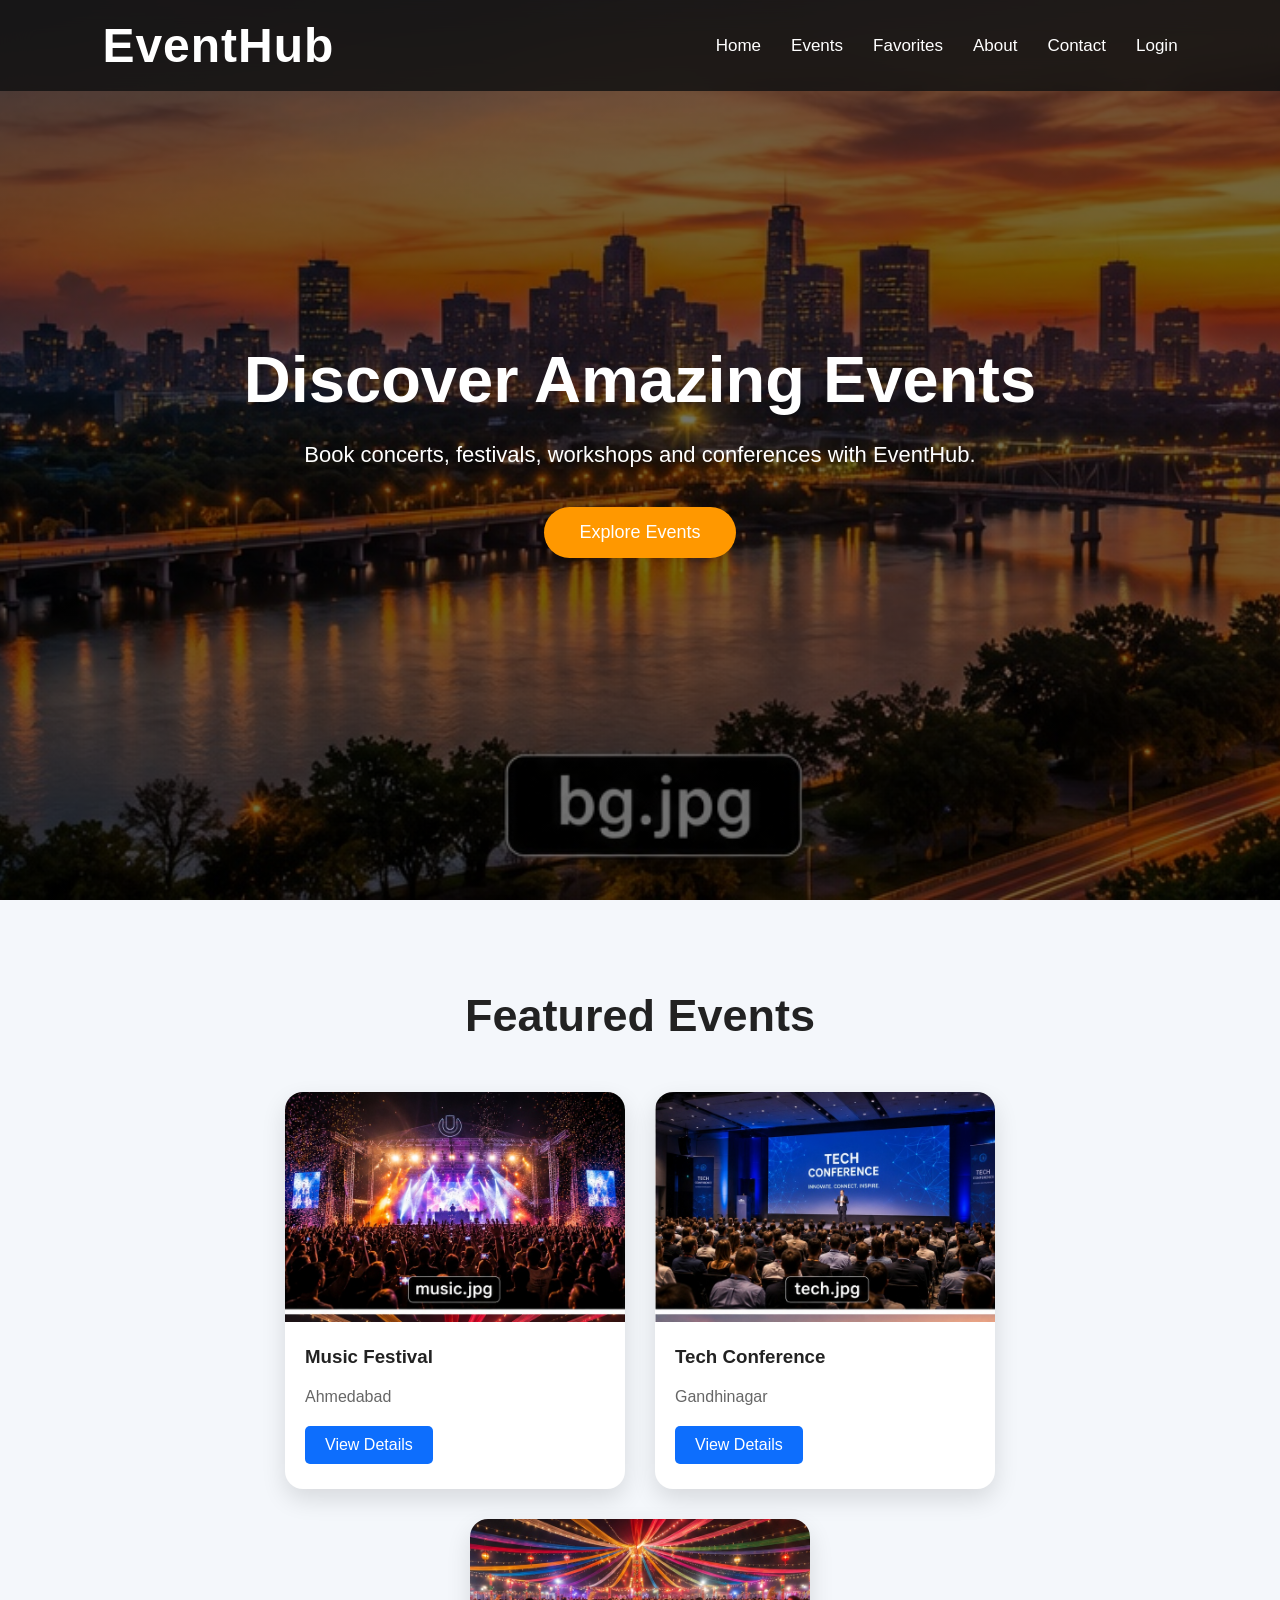
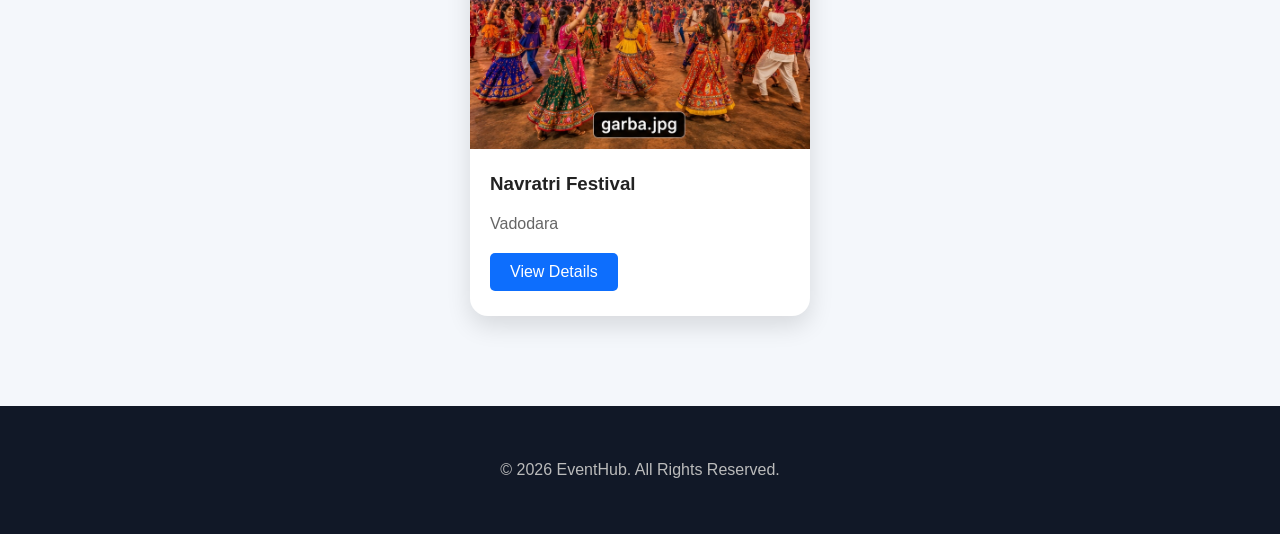
<file: index.html>
<!DOCTYPE html>
<html lang="en">
<head>
    <meta charset="UTF-8">
    <meta name="viewport" content="width=device-width, initial-scale=1.0">
    <title>EventHub | Home</title>

    <link rel="stylesheet" href="css/style.css">
</head>
<body>

    <!-- Navbar -->
    <header>
        <nav class="navbar">
            <div class="logo">
                <h2>EventHub</h2>
            </div>

            <ul class="nav-links">
                <li><a href="index.html" class="active">Home</a></li>
                <li><a href="events.html">Events</a></li>
               <li><a href="favorites.html" target="_blank">Favorites</a></li>
                <li><a href="about.html">About</a></li>
                <li><a href="contact.html">Contact</a></li>
                <li><a href="login.html">Login</a></li>
            </ul>
        </nav>
    </header>

    <!-- Hero Section -->
    <section class="hero">

        <div class="hero-content">

            <h1>Discover Amazing Events</h1>

            <p>
                Book concerts, festivals, workshops and
                conferences with EventHub.
            </p>

            <a href="events.html" class="btn">
                Explore Events
            </a>

        </div>

    </section>

    <!-- Featured Events -->
    <section class="featured">

        <h2>Featured Events</h2>

        <div class="event-container">

            <div class="event-card">

                <img src="images/music.jpg" alt="Music Festival">

                <h3>Music Festival</h3>

                <p>Ahmedabad</p>

                <a href="events.html" class="btn-small">
                    View Details
                </a>

            </div>

            <div class="event-card">

                <img src="images/tech.jpg" alt="Tech Conference">

                <h3>Tech Conference</h3>

                <p>Gandhinagar</p>

                <a href="events.html" class="btn-small">
                    View Details
                </a>

            </div>

            <div class="event-card">

                <img src="images/garba.jpg" alt="Navratri">

                <h3>Navratri Festival</h3>

                <p>Vadodara</p>

                <a href="events.html" class="btn-small">
                    View Details
                </a>

            </div>

        </div>

    </section>

    <!-- Footer -->
    <footer>

        <p>
            © 2026 EventHub. All Rights Reserved.
        </p>

    </footer>

    <script src="js/script.js"></script>

</body>
</html>
</file>
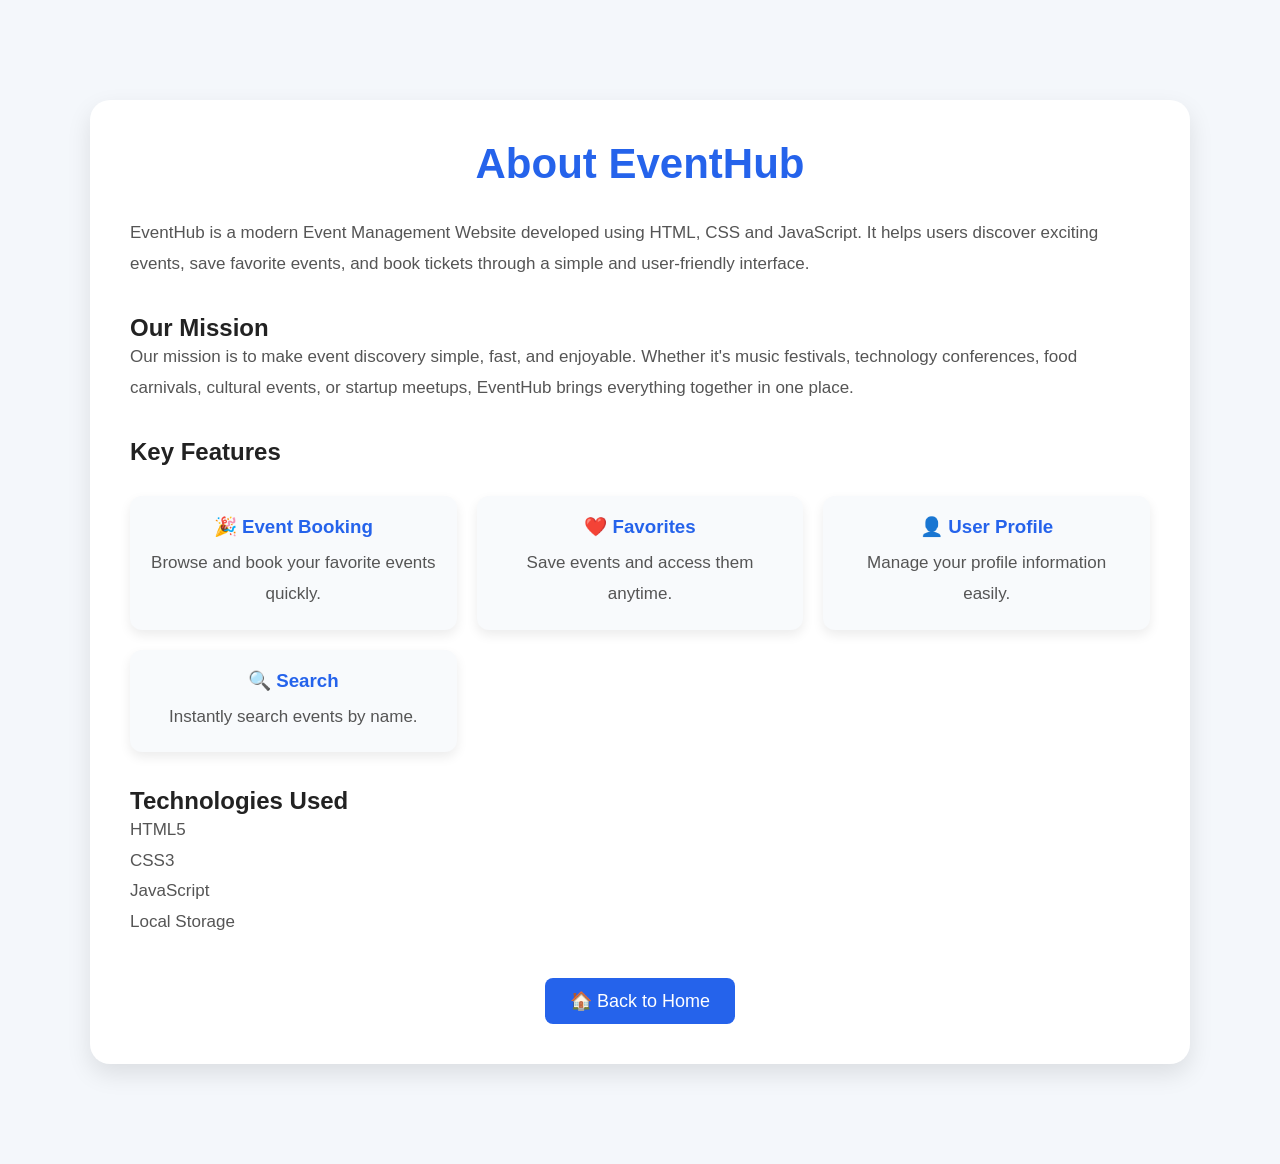
<file: about.html>
<!DOCTYPE html>
<html lang="en">

<head>

<meta charset="UTF-8">
<meta name="viewport" content="width=device-width, initial-scale=1.0">

<title>EventHub | About</title>

<link rel="stylesheet" href="css/style.css">

<style>

body{

    margin:0;
    padding:0;
    font-family:Arial, Helvetica, sans-serif;
    background:#f4f7fb;

}

.about{

    max-width:1100px;
    margin:100px auto;
    padding:40px;
    background:#fff;
    border-radius:20px;
    box-shadow:0 10px 25px rgba(0,0,0,.1);

}

.about h1{

    text-align:center;
    color:#2563eb;
    margin-bottom:30px;
    font-size:42px;

}

.about h2{

    color:#222;
    margin-top:35px;

}

.about p{

    color:#555;
    line-height:1.8;
    font-size:17px;

}

.features{

    display:grid;
    grid-template-columns:repeat(auto-fit,minmax(250px,1fr));
    gap:20px;
    margin-top:30px;

}

.feature{

    background:#f8fafc;
    padding:20px;
    border-radius:12px;
    text-align:center;
    box-shadow:0 5px 12px rgba(0,0,0,.08);

}

.feature h3{

    color:#2563eb;
    margin-bottom:10px;

}

.btn{

    display:inline-block;
    margin-top:40px;
    padding:12px 25px;
    background:#2563eb;
    color:#fff;
    text-decoration:none;
    border-radius:8px;

}

.center{

    text-align:center;

}

</style>

</head>

<body>

<section class="about">

<h1>

About EventHub

</h1>

<p>

EventHub is a modern Event Management Website developed using HTML, CSS and JavaScript. It helps users discover exciting events, save favorite events, and book tickets through a simple and user-friendly interface.

</p>

<h2>

Our Mission

</h2>

<p>

Our mission is to make event discovery simple, fast, and enjoyable. Whether it's music festivals, technology conferences, food carnivals, cultural events, or startup meetups, EventHub brings everything together in one place.

</p>

<h2>

Key Features

</h2>

<div class="features">

<div class="feature">

<h3>🎉 Event Booking</h3>

<p>Browse and book your favorite events quickly.</p>

</div>

<div class="feature">

<h3>❤️ Favorites</h3>

<p>Save events and access them anytime.</p>

</div>

<div class="feature">

<h3>👤 User Profile</h3>

<p>Manage your profile information easily.</p>

</div>

<div class="feature">

<h3>🔍 Search</h3>

<p>Instantly search events by name.</p>

</div>

</div>

<h2>

Technologies Used

</h2>

<p>

HTML5<br>
CSS3<br>
JavaScript<br>
Local Storage

</p>

<div class="center">

<a href="index.html" class="btn">

🏠 Back to Home

</a>

</div>

</section>

</body>

</html>
</file>
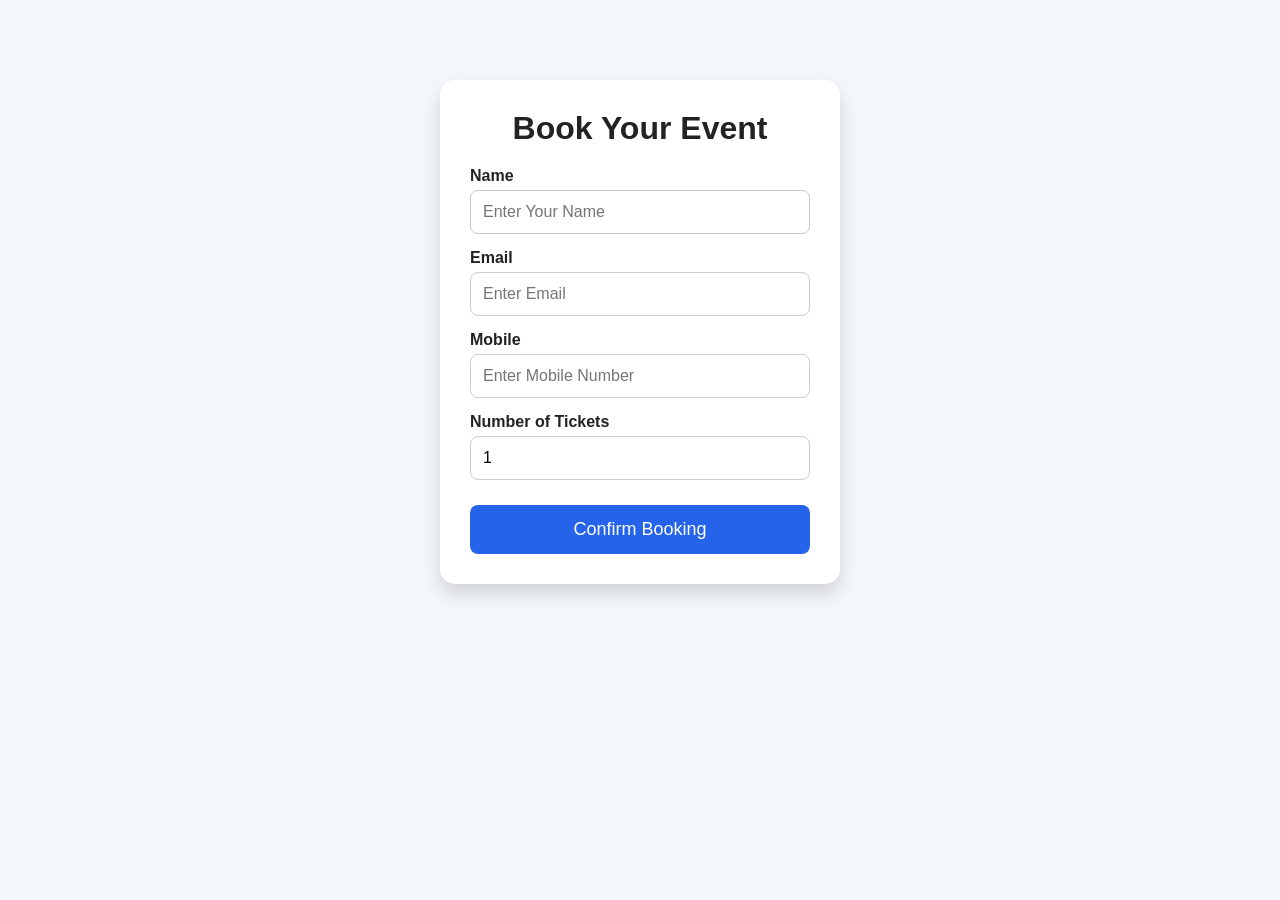
<file: booking.html>
<!DOCTYPE html>
<html lang="en">
<head>
<meta charset="UTF-8">
<meta name="viewport" content="width=device-width, initial-scale=1.0">

<title>Book Event</title>

<link rel="stylesheet" href="css/style.css">
</head>

<body>

<div class="booking-container">

<h1>Book Your Event</h1>

<form id="bookingForm">

<label>Name</label>
<input type="text" placeholder="Enter Your Name" required>

<label>Email</label>
<input type="email" placeholder="Enter Email" required>

<label>Mobile</label>
<input type="tel" placeholder="Enter Mobile Number" required>

<label>Number of Tickets</label>
<input type="number" min="1" value="1" required>

<button type="submit">Confirm Booking</button>

</form>

</div>

<script src="js/booking.js"></script>

</body>
</html>
</file>
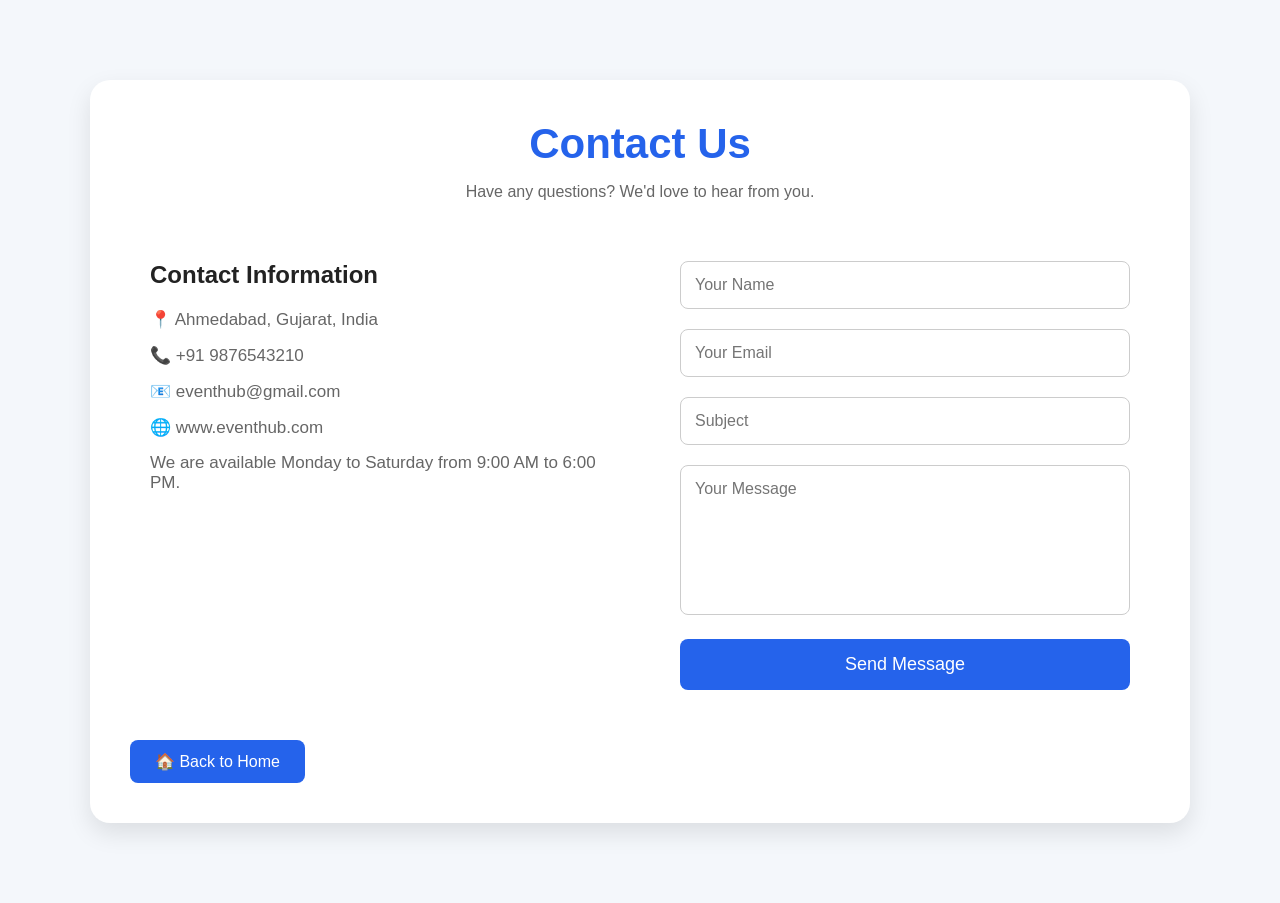
<file: contact.html>
<!DOCTYPE html>
<html lang="en">

<head>

<meta charset="UTF-8">
<meta name="viewport" content="width=device-width, initial-scale=1.0">

<title>EventHub | Contact</title>

<link rel="stylesheet" href="css/style.css">

<style>

*{
margin:0;
padding:0;
box-sizing:border-box;
font-family:Arial,Helvetica,sans-serif;
}

body{
background:#f4f7fb;
}

.contact{

max-width:1100px;
margin:80px auto;
padding:40px;
background:#fff;
border-radius:20px;
box-shadow:0 10px 25px rgba(0,0,0,.1);

}

.contact h1{

text-align:center;
font-size:42px;
color:#2563eb;
margin-bottom:15px;

}

.contact p{

text-align:center;
color:#666;
margin-bottom:40px;

}

.wrapper{

display:grid;
grid-template-columns:1fr 1fr;
gap:40px;

}

.info{

padding:20px;

}

.info h2{

margin-bottom:20px;
color:#222;

}

.info p{

text-align:left;
margin:15px 0;
font-size:17px;

}

.form{

padding:20px;

}

.form input,
.form textarea{

width:100%;
padding:14px;
margin-bottom:20px;
border:1px solid #ccc;
border-radius:8px;
outline:none;
font-size:16px;

}

.form textarea{

height:150px;
resize:none;

}

.form button{

width:100%;
padding:15px;
background:#2563eb;
color:white;
border:none;
border-radius:8px;
font-size:18px;
cursor:pointer;

}

.form button:hover{

background:#1d4ed8;

}

.home{

display:inline-block;
margin-top:30px;
padding:12px 25px;
background:#2563eb;
color:#fff;
text-decoration:none;
border-radius:8px;

}

@media(max-width:768px){

.wrapper{

grid-template-columns:1fr;

}

}

</style>

</head>

<body>

<section class="contact">

<h1>Contact Us</h1>

<p>

Have any questions? We'd love to hear from you.

</p>

<div class="wrapper">

<div class="info">

<h2>Contact Information</h2>

<p>📍 Ahmedabad, Gujarat, India</p>

<p>📞 +91 9876543210</p>

<p>📧 eventhub@gmail.com</p>

<p>🌐 www.eventhub.com</p>

<p>

We are available Monday to Saturday from 9:00 AM to 6:00 PM.

</p>

</div>

<div class="form">

<form id="contactForm">

<input
type="text"
id="name"
placeholder="Your Name"
required>

<input
type="email"
id="email"
placeholder="Your Email"
required>

<input
type="text"
id="subject"
placeholder="Subject"
required>

<textarea
id="message"
placeholder="Your Message"
required></textarea>

<button type="submit">

Send Message

</button>

</form>

</div>

</div>

<a href="index.html" class="home">

🏠 Back to Home

</a>

</section>

<script>

document.getElementById("contactForm").addEventListener("submit",function(e){

e.preventDefault();

alert("Thank you! Your message has been sent successfully.");

this.reset();

});

</script>

</body>

</html>
</file>
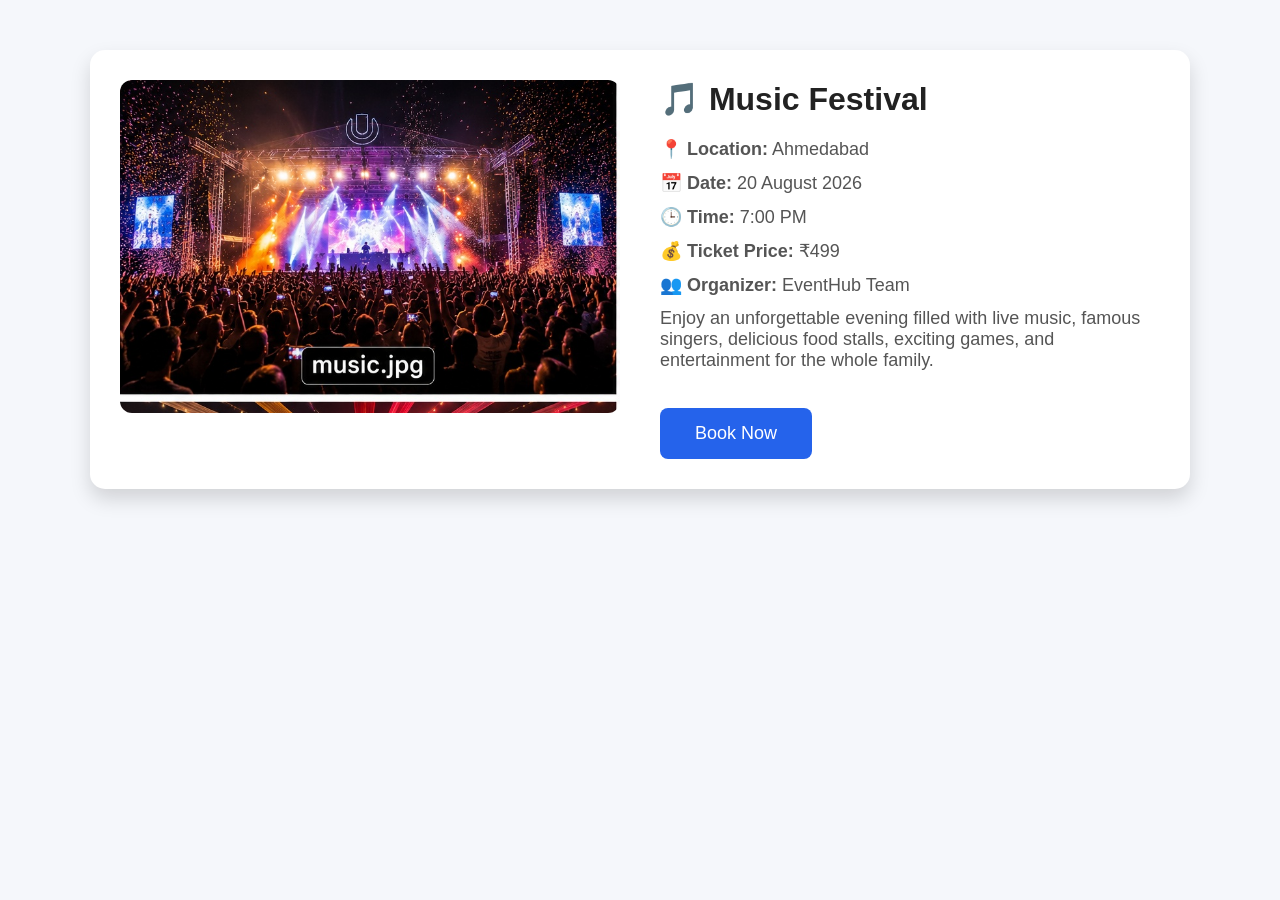
<file: event-details.html>
<!DOCTYPE html>
<html lang="en">

<head>

<meta charset="UTF-8">
<meta name="viewport" content="width=device-width, initial-scale=1.0">

<title>Event Details</title>

<link rel="stylesheet" href="css/style.css">

<style>

body{
    font-family:Arial,sans-serif;
    background:#f5f7fb;
}

.details-container{

    max-width:1100px;
    margin:50px auto;
    display:grid;
    grid-template-columns:1fr 1fr;
    gap:40px;
    background:white;
    padding:30px;
    border-radius:15px;
    box-shadow:0 10px 20px rgba(0,0,0,.15);

}

.details-container img{

    width:100%;
    border-radius:12px;

}

.details-content h1{

    margin-bottom:20px;

}

.details-content p{

    font-size:18px;
    margin:12px 0;
    color:#555;

}

.book-btn{

    margin-top:25px;
    padding:15px 35px;
    background:#2563eb;
    color:white;
    border:none;
    border-radius:8px;
    font-size:18px;
    cursor:pointer;

}

.book-btn:hover{

    background:#1747b8;

}

</style>

</head>

<body>

<div class="details-container">

<img src="images/music.jpg" alt="Music Festival">

<div class="details-content">

<h1>🎵 Music Festival</h1>

<p><strong>📍 Location:</strong> Ahmedabad</p>

<p><strong>📅 Date:</strong> 20 August 2026</p>

<p><strong>🕒 Time:</strong> 7:00 PM</p>

<p><strong>💰 Ticket Price:</strong> ₹499</p>

<p><strong>👥 Organizer:</strong> EventHub Team</p>

<p>
Enjoy an unforgettable evening filled with live music,
famous singers, delicious food stalls, exciting games,
and entertainment for the whole family.
</p>

<button class="book-btn"
onclick="window.location.href='booking.html'">

Book Now

</button>

</div>

</div>

</body>

</html>
</file>
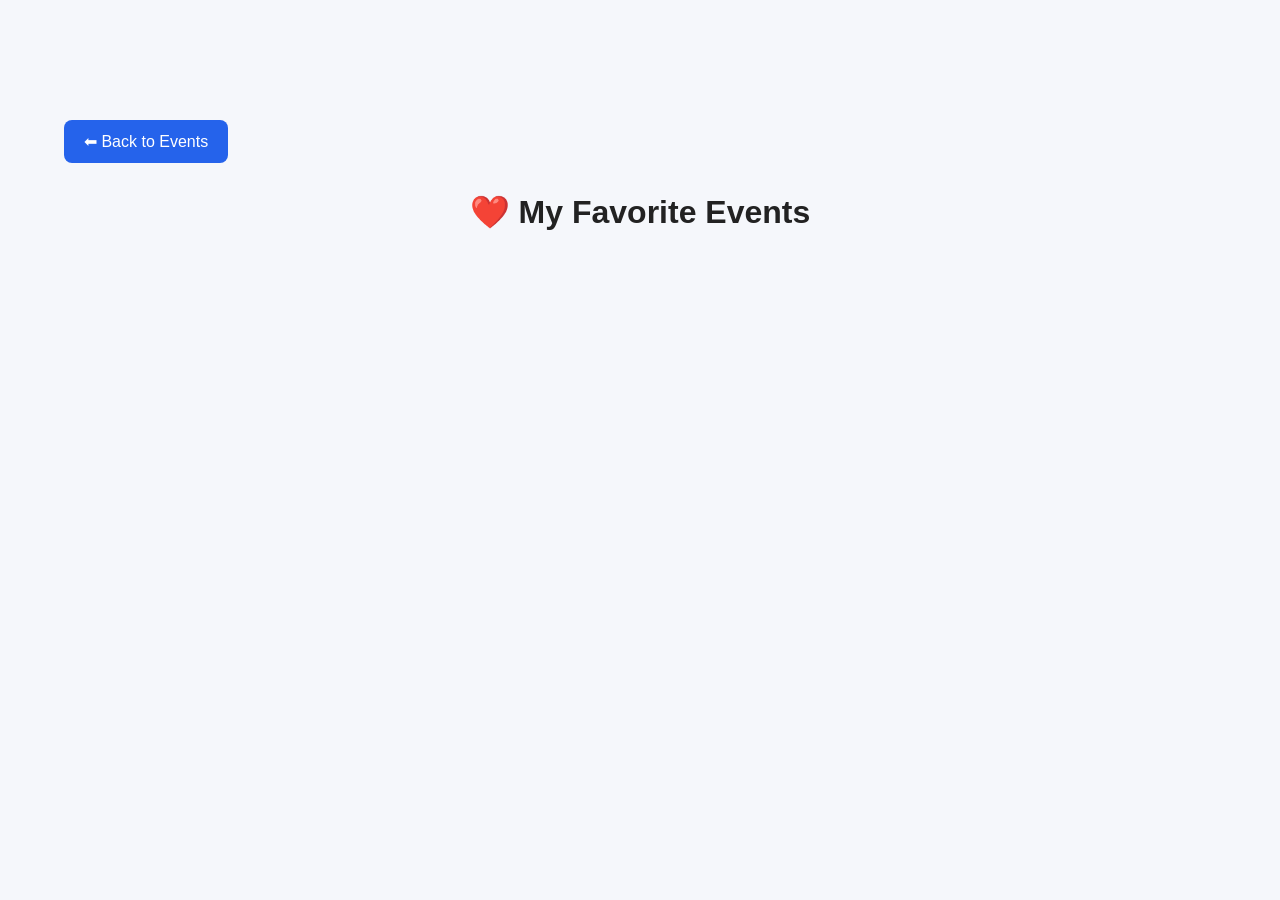
<file: favorites.html>
<!DOCTYPE html>
<html lang="en">

<head>

<meta charset="UTF-8">
<meta name="viewport" content="width=device-width, initial-scale=1.0">

<title>EventHub | Favorites</title>

<link rel="stylesheet" href="css/style.css">

<style>

body{
    background:#f5f7fb;
    font-family:Arial,Helvetica,sans-serif;
}

.container{
    width:90%;
    max-width:1200px;
    margin:120px auto 50px;
}

h1{
    text-align:center;
    margin-bottom:40px;
    color:#222;
}

#favoriteContainer{
    display:grid;
    grid-template-columns:repeat(auto-fit,minmax(300px,1fr));
    gap:25px;
}

.card{

    background:#fff;
    border-radius:15px;
    box-shadow:0 10px 20px rgba(0,0,0,.1);
    padding:25px;
    transition:.3s;

}

.card:hover{

    transform:translateY(-8px);

}

.card h2{

    margin-bottom:15px;

}

.card p{

    margin:10px 0;
    color:#666;

}

.remove{

    width:100%;
    padding:12px;
    margin-top:20px;
    background:#e53935;
    color:white;
    border:none;
    border-radius:8px;
    cursor:pointer;
    font-size:16px;

}

.remove:hover{

    background:#c62828;

}

.back{

display:inline-block;
margin-bottom:30px;
padding:12px 20px;
background:#2563eb;
color:white;
text-decoration:none;
border-radius:8px;

}

.empty{

text-align:center;
font-size:20px;
color:#666;

}

</style>

</head>

<body>

<div class="container">

<a href="events.html" class="back">

⬅ Back to Events

</a>

<h1>

❤️ My Favorite Events

</h1>

<div id="favoriteContainer">

</div>

</div>

<script src="js/favorites.js"></script>

</body>

</html>
</file>
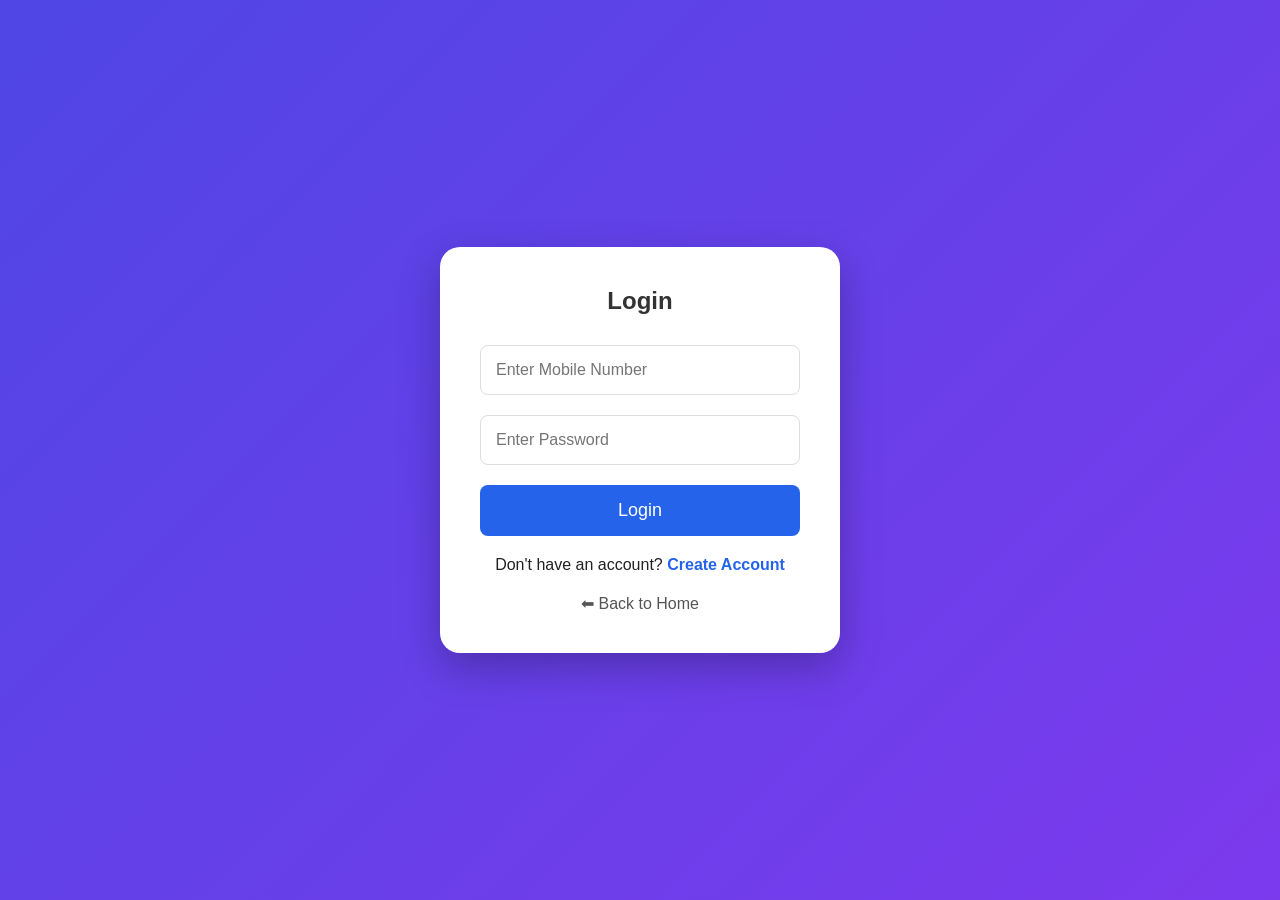
<file: login.html>
<!DOCTYPE html>
<html lang="en">
<head>
    <meta charset="UTF-8">
    <meta name="viewport" content="width=device-width, initial-scale=1.0">
    <title>EventHub | Login</title>

    <link rel="stylesheet" href="css/style.css">

    <style>
        .login-page{
            width:100%;
            min-height:100vh;
            display:flex;
            justify-content:center;
            align-items:center;
            background:linear-gradient(135deg,#4f46e5,#7c3aed);
        }

        .login-box{
            width:400px;
            background:white;
            padding:40px;
            border-radius:20px;
            box-shadow:0 15px 40px rgba(0,0,0,.25);
        }

        .login-box h1{
            text-align:center;
            margin-bottom:30px;
            color:#333;
        }

        .login-box input{
            width:100%;
            padding:15px;
            margin-bottom:20px;
            border:1px solid #ddd;
            border-radius:8px;
            font-size:16px;
            outline:none;
        }

        .login-box input:focus{
            border-color:#2563eb;
        }

        .login-btn{
            width:100%;
            padding:15px;
            border:none;
            background:#2563eb;
            color:white;
            font-size:18px;
            border-radius:8px;
            cursor:pointer;
            transition:.3s;
        }

        .login-btn:hover{
            background:#1d4ed8;
        }

        .signup-link{
            text-align:center;
            margin-top:20px;
        }

        .signup-link a{
            color:#2563eb;
            text-decoration:none;
            font-weight:bold;
        }

        .back-home{
            display:block;
            text-align:center;
            margin-top:20px;
            color:#555;
            text-decoration:none;
        }
    </style>

</head>
<body>

<section class="login-page">

<div class="login-box">

<h1>Login</h1>

<form id="loginForm">

<input
type="tel"
id="mobile"
placeholder="Enter Mobile Number"
maxlength="10"
required>

<input
type="password"
id="password"
placeholder="Enter Password"
required>

<button
class="login-btn"
type="submit">
Login
</button>

</form>

<div class="signup-link">

Don't have an account?

<a href="signup.html">
Create Account
</a>

</div>

<a
class="back-home"
href="index.html">

⬅ Back to Home

</a>

</div>

</section>

<script src="js/login.js"></script>

</body>
</html>
</file>
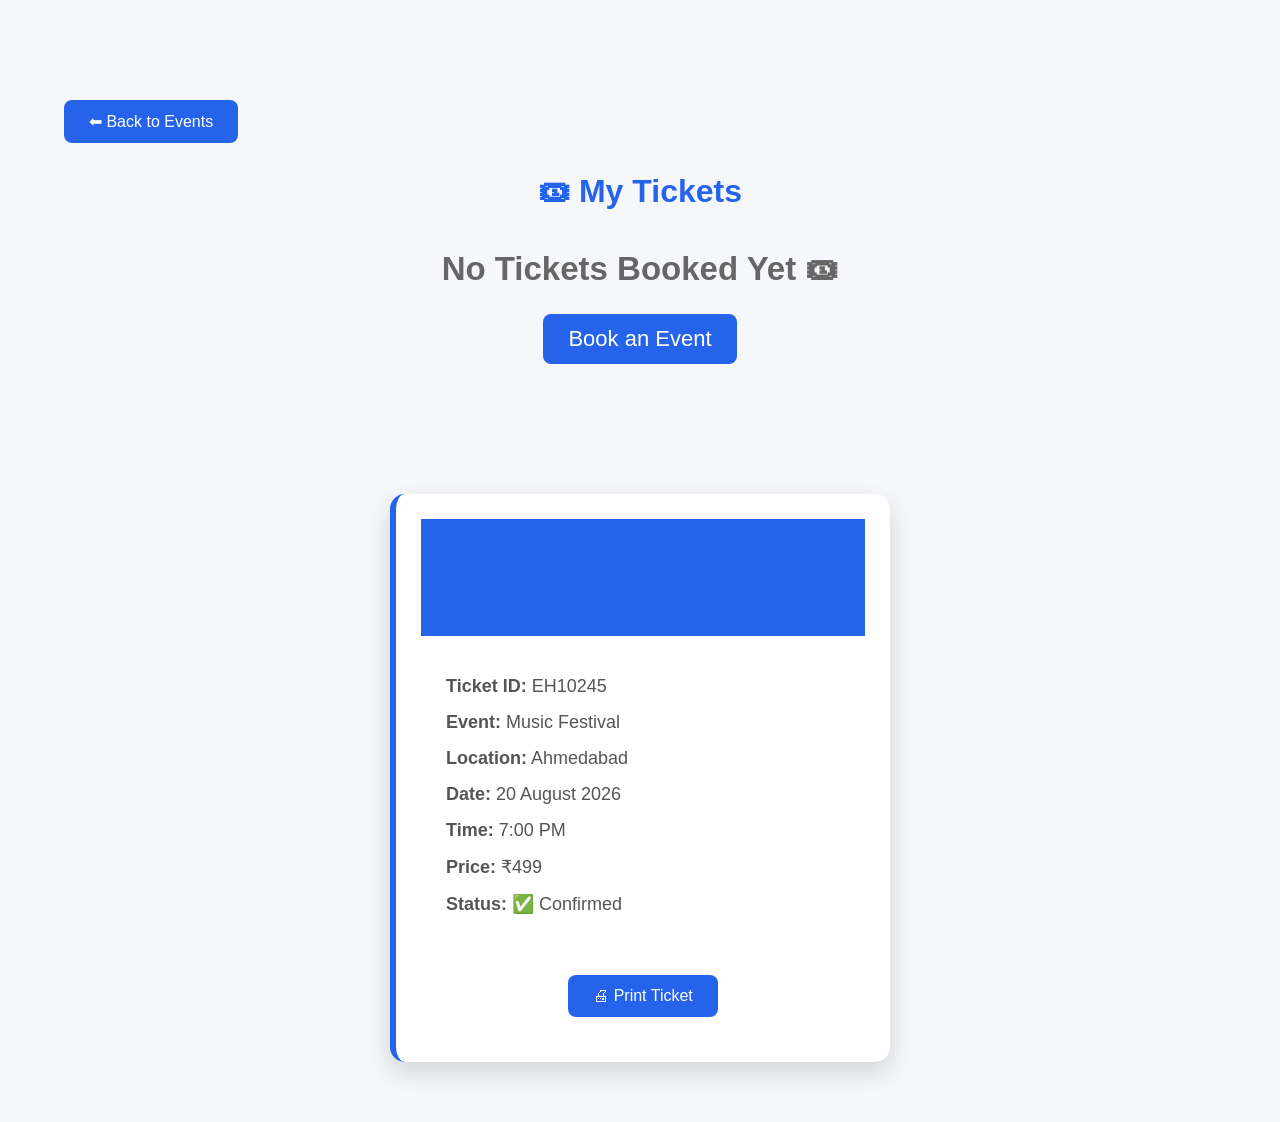
<file: tickets.html>
<!DOCTYPE html>
<html lang="en">

<head>

<meta charset="UTF-8">
<meta name="viewport" content="width=device-width, initial-scale=1.0">

<title>EventHub | My Tickets</title>

<link rel="stylesheet" href="css/style.css">

<style>

body{
    background:#f4f7fb;
    font-family:Arial,Helvetica,sans-serif;
}

.container{
    width:90%;
    max-width:1200px;
    margin:100px auto;
}

h1{
    text-align:center;
    color:#2563eb;
    margin-bottom:40px;
}

.ticket-grid{

    display:grid;
    grid-template-columns:repeat(auto-fit,minmax(320px,1fr));
    gap:25px;

}

.ticket{

    background:#fff;
    border-radius:15px;
    padding:25px;
    box-shadow:0 10px 20px rgba(0,0,0,.1);
    border-left:6px solid #2563eb;

}

.ticket h2{

    margin-bottom:15px;

}

.ticket p{

    margin:10px 0;
    color:#555;

}

.cancel{

    width:100%;
    margin-top:20px;
    padding:12px;
    background:#dc2626;
    color:#fff;
    border:none;
    border-radius:8px;
    cursor:pointer;

}

.cancel:hover{

    background:#b91c1c;

}

.back{

display:inline-block;
margin-bottom:30px;
padding:12px 25px;
background:#2563eb;
color:#fff;
text-decoration:none;
border-radius:8px;

}

.empty{

text-align:center;
font-size:22px;
color:#666;

}

</style>

</head>

<body>

<div class="container">

<a href="events.html" class="back">

⬅ Back to Events

</a>

<h1>

🎟 My Tickets

</h1>

<div
id="ticketContainer"
class="ticket-grid">

</div>

</div>

<script src="js/tickets.js"></script>

</body>

</html>
<!DOCTYPE html>
<html lang="en">

<head>

<meta charset="UTF-8">
<meta name="viewport" content="width=device-width, initial-scale=1.0">

<title>My Ticket</title>

<link rel="stylesheet" href="css/style.css">

<style>

body{
    background:#f5f7fb;
    font-family:Arial, sans-serif;
}

.ticket{
    width:500px;
    margin:60px auto;
    background:#fff;
    border-radius:15px;
    box-shadow:0 10px 25px rgba(0,0,0,.15);
    overflow:hidden;
}

.ticket-header{
    background:#2563eb;
    color:white;
    text-align:center;
    padding:20px;
}

.ticket-body{
    padding:25px;
}

.ticket-body p{
    font-size:18px;
    margin:15px 0;
}

.ticket-footer{
    text-align:center;
    padding:20px;
}

.ticket-footer button{
    padding:12px 25px;
    border:none;
    border-radius:8px;
    background:#2563eb;
    color:white;
    cursor:pointer;
    font-size:16px;
}

.ticket-footer button:hover{
    background:#1747b8;
}

</style>

</head>

<body>

<div class="ticket">

<div class="ticket-header">

<h1>🎟 Event Ticket</h1>

</div>

<div class="ticket-body">

<p><strong>Ticket ID:</strong> EH10245</p>

<p><strong>Event:</strong> Music Festival</p>

<p><strong>Location:</strong> Ahmedabad</p>

<p><strong>Date:</strong> 20 August 2026</p>

<p><strong>Time:</strong> 7:00 PM</p>

<p><strong>Price:</strong> ₹499</p>

<p><strong>Status:</strong> ✅ Confirmed</p>

</div>

<div class="ticket-footer">

<button onclick="window.print()">
🖨 Print Ticket
</button>

</div>

</div>

</body>

</html>
</file>
<file: css/style.css>
/* ===============================
   EventHub Premium CSS
   Part 1
================================= */

*{
    margin:0;
    padding:0;
    box-sizing:border-box;
    font-family:'Poppins',sans-serif;
}

html{
    scroll-behavior:smooth;
}

body{
    background:#f4f7fb;
    color:#222;
    overflow-x:hidden;
}

/* Navbar */

header{
    width:100%;
    position:fixed;
    top:0;
    left:0;
    z-index:1000;
}

.navbar{
    display:flex;
    justify-content:space-between;
    align-items:center;
    padding:18px 8%;
    background:rgba(18,18,18,.85);
    backdrop-filter:blur(15px);
}

.logo{
    font-size:32px;
    color:#fff;
    font-weight:bold;
    letter-spacing:1px;
}

.logo span{
    color:#ff9800;
}

.nav-links{
    display:flex;
    list-style:none;
}

.nav-links li{
    margin-left:30px;
}

.nav-links li a{
    color:#fff;
    text-decoration:none;
    font-size:17px;
    transition:.3s;
}

.nav-links li a:hover{
    color:#ff9800;
}

/* Hero Section */

.hero{
    width:100%;
    height:100vh;
    background:linear-gradient(rgba(0,0,0,.55),
    rgba(0,0,0,.55)),
    url("../images/bg.jpg");
    background-size:cover;
    background-position:center;
    display:flex;
    justify-content:center;
    align-items:center;
    text-align:center;
    color:white;
}

.hero-content{
    max-width:800px;
}

.hero-content h1{
    font-size:65px;
    margin-bottom:20px;
}

.hero-content p{
    font-size:22px;
    margin-bottom:35px;
    line-height:35px;
}

.btn{
    display:inline-block;
    padding:15px 35px;
    background:#ff9800;
    color:white;
    text-decoration:none;
    border-radius:50px;
    transition:.3s;
    font-size:18px;
}

.btn:hover{
    background:#ff7700;
    transform:translateY(-5px);
}

/* Featured */

.featured{
    padding:90px 8%;
}

.featured h2{
    text-align:center;
    font-size:45px;
    margin-bottom:50px;
}

.event-container{
    display:flex;
    gap:30px;
    flex-wrap:wrap;
    justify-content:center;
}

.event-card{
    width:340px;
    background:white;
    border-radius:18px;
    overflow:hidden;
    box-shadow:0 10px 25px rgba(0,0,0,.12);
    transition:.4s;
}

.event-card:hover{
    transform:translateY(-12px);
}

.event-card img{
    width:100%;
    height:230px;
    object-fit:cover;
}

.event-card h3{
    margin:20px;
}

.event-card p{
    margin:0 20px 20px;
    color:#666;
}

.btn-small{
    display:inline-block;
    margin:0 20px 25px;
    padding:10px 20px;
    background:#0d6efd;
    color:white;
    border-radius:5px;
    text-decoration:none;
}

.btn-small:hover{
    background:#084298;
}
/* ===============================
   Why Choose Us Section
================================= */

.why-us{
    padding:90px 8%;
    background:#eef4ff;
}

.why-us h2{
    text-align:center;
    font-size:42px;
    margin-bottom:50px;
}

.why-container{
    display:flex;
    justify-content:center;
    gap:30px;
    flex-wrap:wrap;
}

.why-card{
    width:260px;
    background:#fff;
    padding:35px 25px;
    border-radius:18px;
    text-align:center;
    box-shadow:0 8px 20px rgba(0,0,0,.08);
    transition:.3s;
}

.why-card:hover{
    transform:translateY(-10px);
}

.why-card i{
    font-size:50px;
    color:#0d6efd;
    margin-bottom:20px;
}

.why-card h3{
    margin-bottom:15px;
}

.why-card p{
    color:#666;
    line-height:26px;
}

/* ===============================
   Statistics Section
================================= */

.stats{
    background:#0d6efd;
    color:white;
    padding:70px 8%;
}

.stats-container{
    display:flex;
    justify-content:space-around;
    flex-wrap:wrap;
    text-align:center;
}

.stat-box{
    margin:20px;
}

.stat-box h2{
    font-size:50px;
    margin-bottom:10px;
}

.stat-box p{
    font-size:18px;
}

/* ===============================
   Footer
================================= */

footer{
    background:#111827;
    color:white;
    padding:50px 8%;
    text-align:center;
}

footer h2{
    margin-bottom:15px;
}

footer p{
    color:#bbb;
    line-height:28px;
}

.social-icons{
    margin-top:25px;
}

.social-icons a{
    display:inline-block;
    width:45px;
    height:45px;
    line-height:45px;
    text-align:center;
    background:#1f2937;
    color:white;
    border-radius:50%;
    margin:0 8px;
    text-decoration:none;
    transition:.3s;
}

.social-icons a:hover{
    background:#ff9800;
}

/* ===============================
   Responsive
================================= */

@media(max-width:992px){

.hero-content h1{
    font-size:48px;
}

.hero-content p{
    font-size:18px;
}

.navbar{
    flex-direction:column;
}

.nav-links{
    margin-top:20px;
    flex-wrap:wrap;
    justify-content:center;
}

.nav-links li{
    margin:10px;
}

}

@media(max-width:768px){

.hero{
    height:auto;
    padding:150px 20px 100px;
}

.hero-content h1{
    font-size:36px;
}

.hero-content p{
    font-size:16px;
    line-height:28px;
}

.event-card{
    width:100%;
}

.featured h2,
.why-us h2{
    font-size:32px;
}

.stat-box h2{
    font-size:36px;
}

.stat-box{
    width:45%;
    margin-bottom:30px;
}

}

@media(max-width:480px){

.logo{
    font-size:26px;
}

.hero-content h1{
    font-size:30px;
}

.hero-content p{
    font-size:15px;
}

.btn{
    padding:12px 25px;
    font-size:16px;
}

.stat-box{
    width:100%;
}

}
.search-box{
    text-align:center;
    margin:20px 0;
}

.search-box input{
    width:60%;
    padding:12px;
    border:2px solid #007bff;
    border-radius:8px;
    font-size:16px;
}
.filter-buttons{
    text-align:center;
    margin:20px 0;
}

.filter-btn{
    padding:10px 20px;
    margin:5px;
    border:none;
    border-radius:6px;
    background:#007bff;
    color:white;
    cursor:pointer;
    font-size:16px;
    transition:0.3s;
}

.filter-btn:hover{
    background:#0056b3;
}
/* ===========================
   Events Page
=========================== */

.event{
    background:#fff;
    border-radius:18px;
    overflow:hidden;
    box-shadow:0 10px 20px rgba(0,0,0,.12);
    transition:0.3s;
}

.event:hover{
    transform:translateY(-8px);
    box-shadow:0 15px 30px rgba(0,0,0,.18);
}

.event img{
    width:100%;
    height:220px;
    object-fit:cover;
}

.event-content{
    padding:20px;
}

.event-content h2{
    margin-bottom:10px;
    color:#222;
}

.event-content p{
    margin:8px 0;
    color:#666;
}

.price{
    color:#2563eb;
    font-size:22px;
    font-weight:bold;
}

/* Buttons */

.btn-group{
    display:flex;
    gap:10px;
    margin-top:20px;
}

.book{
    flex:1;
    background:#2563eb;
    color:white;
    border:none;
    padding:12px;
    border-radius:8px;
    cursor:pointer;
    font-size:16px;
}

.book:hover{
    background:#1d4ed8;
}

.fav{
    flex:1;
    background:#ff9800;
    color:white;
    border:none;
    padding:12px;
    border-radius:8px;
    cursor:pointer;
    font-size:16px;
}

.fav:hover{
    background:#e68900;
}

/* Search */

.search-box input{
    transition:0.3s;
}

.search-box input:focus{
    box-shadow:0 0 15px rgba(37,99,235,.4);
}

/* Filter Buttons */

.filter-buttons{
    text-align:center;
    margin-bottom:30px;
}

.filter-btn{
    background:#2563eb;
    color:#fff;
    border:none;
    padding:10px 20px;
    margin:5px;
    border-radius:8px;
    cursor:pointer;
    transition:0.3s;
}

.filter-btn:hover{
    background:#1747b8;
}

/* Responsive */

@media(max-width:768px){

    .events-title{
        font-size:34px;
    }

    .search-box input{
        width:90%;
    }

    .btn-group{
        flex-direction:column;
    }

}
/* Booking Page */

.booking-container{

    width:400px;
    margin:80px auto;
    background:#fff;
    padding:30px;
    border-radius:15px;
    box-shadow:0 10px 20px rgba(0,0,0,.15);

}

.booking-container h1{

    text-align:center;
    margin-bottom:20px;

}

.booking-container label{

    display:block;
    margin-top:15px;
    font-weight:bold;

}

.booking-container input{

    width:100%;
    padding:12px;
    margin-top:5px;
    border:1px solid #ccc;
    border-radius:8px;
    font-size:16px;

}

.booking-container button{

    width:100%;
    margin-top:25px;
    padding:14px;
    border:none;
    border-radius:8px;
    background:#2563eb;
    color:#fff;
    font-size:18px;
    cursor:pointer;

}

.booking-container button:hover{

    background:#1747b8;

}
/* ===========================
   Toast Notification
=========================== */

.toast{
    position:fixed;
    top:90px;
    right:30px;
    background:#16a34a;
    color:#fff;
    padding:15px 25px;
    border-radius:12px;
    font-size:16px;
    font-weight:600;
    box-shadow:0 10px 25px rgba(0,0,0,.2);
    opacity:0;
    transform:translateX(100%);
    transition:.4s ease;
    z-index:9999;
}

.toast.show{
    opacity:1;
    transform:translateX(0);
}
</file>
